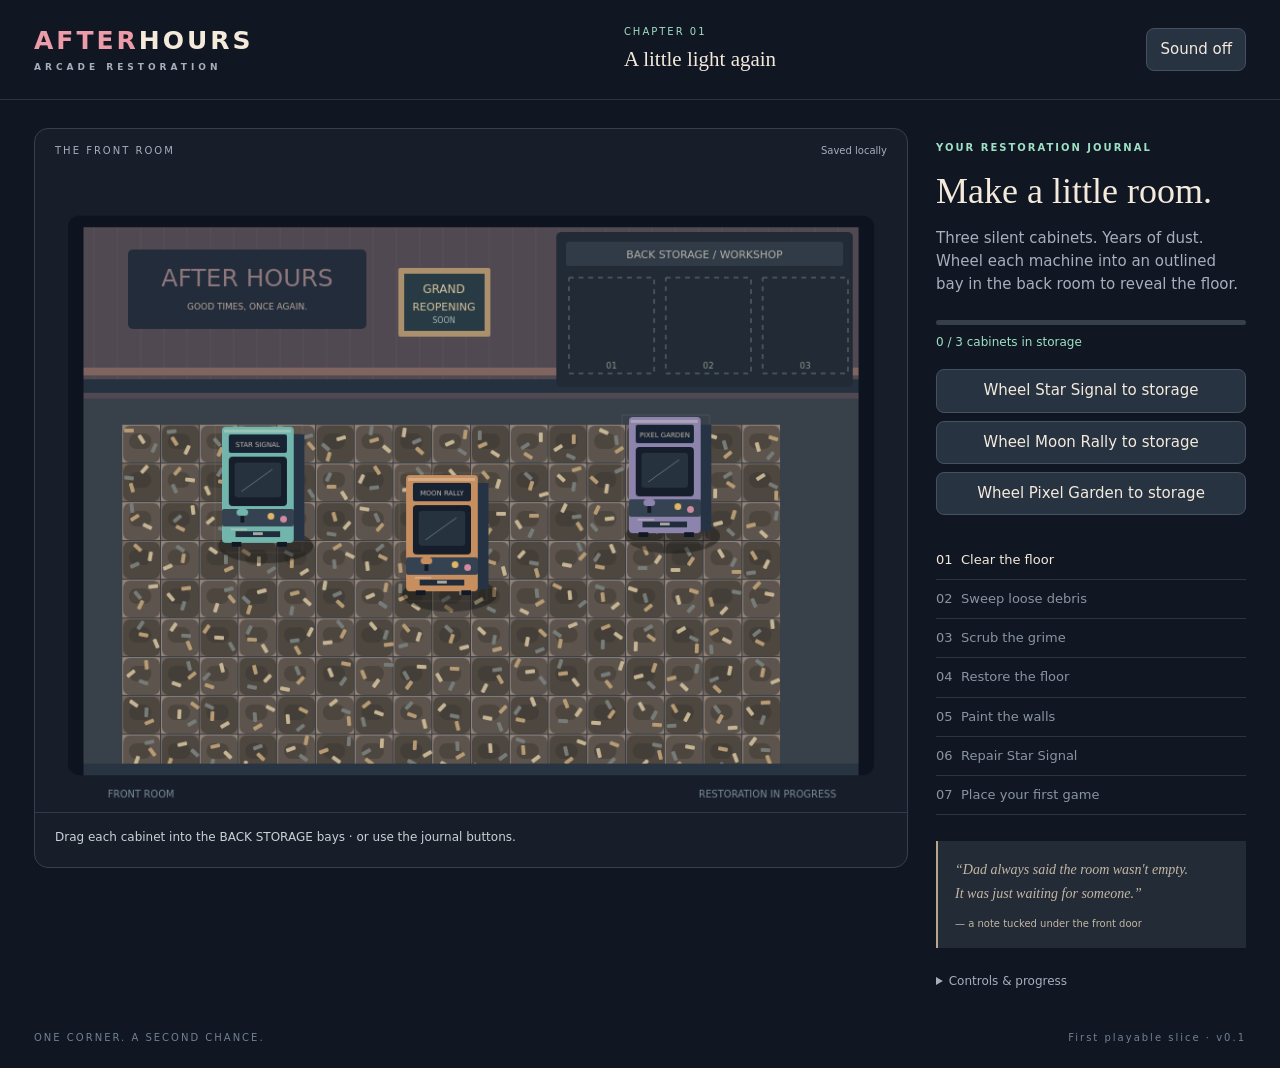
<file: prototypes/arcade/index.html>
<!doctype html>
<html lang="en"><head><meta charset="utf-8"><meta name="viewport" content="width=device-width,initial-scale=1"><meta name="theme-color" content="#171d2a"><title>After Hours — Arcade Restoration</title><link rel="stylesheet" href="style.css"></head>
<body><header><a class="brand" href="./">AFTER<span>HOURS</span><small>ARCADE RESTORATION</small></a><div class="chapter">CHAPTER 01 <span>A little light again</span></div><button id="sound" aria-pressed="false">Sound off</button></header>
<main><section class="room"><div class="roomtop"><span>THE FRONT ROOM</span><span id="save">Saved locally</span></div><canvas id="room" width="900" height="660" tabindex="0" aria-label="Arcade room. Drag cabinets to the outlined storage bays. Use arrow keys to move your tool and hold Space to work."></canvas><div class="hint" id="hint"></div><div id="toast" role="status"></div></section><aside><div class="eyebrow">YOUR RESTORATION JOURNAL</div><h1 id="title"></h1><p id="description"></p><div class="meter"><div id="progress"></div></div><div id="count"></div><div id="actions"></div><ol id="journal"></ol><div class="note" id="note">“Dad always said the room wasn't empty.<br>It was just waiting for someone.”<span>— a note tucked under the front door</span></div><details><summary>Controls & progress</summary><p>Mouse / touch: drag to move or clean.<br>Keyboard: arrows move the tool, hold Space to work. Cabinet buttons are also available.<br>Progress saves on this device.</p><button id="reset">Start a new restoration</button><div id="resetConfirm" hidden>Erase this room’s progress? <button id="confirmReset">Start over</button><button id="cancelReset">Keep my room</button></div></details></aside></main><footer>ONE CORNER. A SECOND CHANCE.<span>First playable slice · v0.1</span></footer>
<dialog id="repair"><button class="close" id="closeRepair" aria-label="Close repair">×</button><div class="eyebrow">WORKBENCH / STAR SIGNAL</div><h2>A broken connection.</h2><p>Rotate the six connectors. Join the pink input at the top left to the mint output at the bottom right. Every piece belongs to the path.</p><div class="circuit"><span>IN →</span><div id="wires"></div><span>→ OUT</span></div><p id="circuitStatus" role="status">The screen is dark. Let's follow the signal.</p><div class="row"><button id="testCircuit" class="primary">Test connection</button><button id="wireHint">Show a hint</button></div></dialog>
<dialog id="arcade"><button class="close" id="closeArcade" aria-label="Close arcade game">×</button><div class="eyebrow">A MACHINE YOU BROUGHT BACK TO LIFE</div><h2>STAR SIGNAL</h2><p>Catch the glowing stars. Move with your pointer or arrow keys. Collect 12 to light the constellation.</p><canvas id="minigame" width="540" height="360" tabindex="0" aria-label="Star Signal game. Move left and right with arrow keys to catch falling stars."></canvas><div class="row"><span id="gameStatus">Ready when you are.</span><button id="startGame" class="primary">Insert found token · Play</button></div></dialog>
<script src="game.js"></script></body></html>
</file>
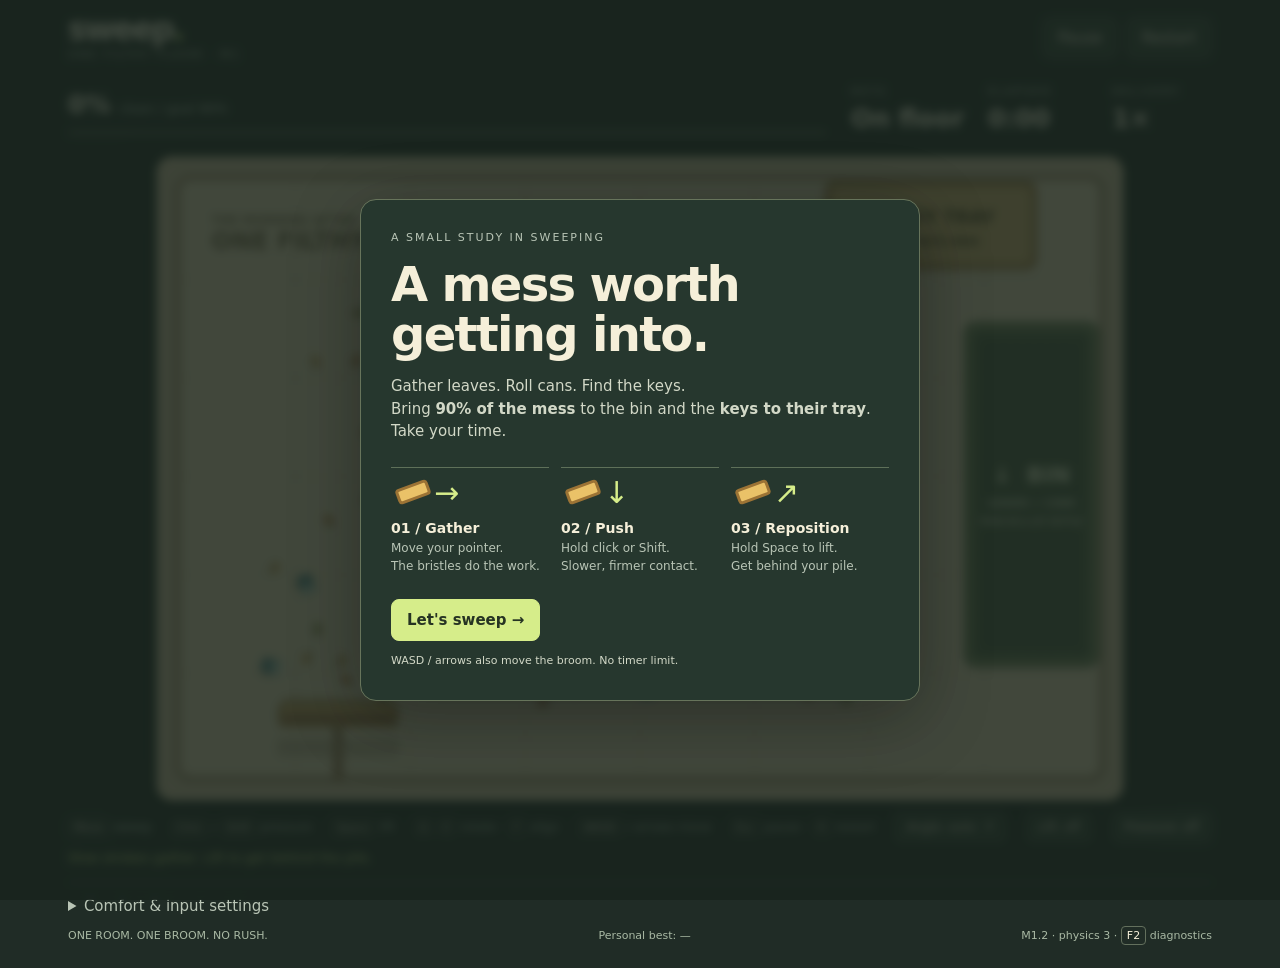
<file: prototypes/m1/index.html>
<!doctype html>
<html lang="en">
<head>
<meta charset="utf-8"><meta name="viewport" content="width=device-width,initial-scale=1">
<meta name="theme-color" content="#202c26"><title>Sweep — One filthy floor</title>
<style>
:root{color-scheme:dark;--bg:#202c26;--ink:#f5efd9;--muted:#b9c5b6;--lime:#d6ed8a;--line:#495548}*{box-sizing:border-box}body{margin:0;background:var(--bg);color:var(--ink);font:15px/1.5 system-ui,sans-serif}button,input{font:inherit}button{border:1px solid var(--line);border-radius:8px;padding:9px 15px;background:#304035;color:var(--ink);cursor:pointer}button:hover{background:#435643}button:focus-visible,input:focus-visible,summary:focus-visible{outline:3px solid #ffe295;outline-offset:3px}.primary{background:var(--lime);color:#263323;font-weight:750;border-color:var(--lime)}.primary:hover{background:#e8ffab}header{max-width:1200px;margin:auto;padding:20px 28px 12px;display:flex;align-items:center;justify-content:space-between;gap:16px}.brand{font-size:32px;font-weight:850;letter-spacing:-2px}.brand span{color:var(--lime)}.eyebrow{font-size:11px;letter-spacing:2px;text-transform:uppercase;color:var(--muted)}.header-actions{display:flex;gap:8px}main{max-width:1200px;margin:auto;padding:0 28px 24px}.dashboard{display:flex;align-items:center;gap:24px;padding:12px 0 18px}.clean{min-width:180px;flex:1}.metric{font-size:25px;font-weight:750;font-variant-numeric:tabular-nums}.metric small{font-size:13px;font-weight:400;color:var(--muted)}.bar{height:5px;background:#465346;border-radius:10px;margin-top:7px}.bar span{display:block;background:var(--lime);height:100%;border-radius:10px;transition:width .15s}.stat{min-width:100px}.stage{position:relative;max-width:1040px;margin:auto;border:1px solid #60705a;border-radius:16px;overflow:hidden;background:#dacdac;box-shadow:0 18px 60px #0003}canvas{width:100%;height:auto;display:block;touch-action:none;outline-offset:-5px;cursor:crosshair}.veil{position:absolute;inset:0;display:flex;align-items:center;justify-content:center;padding:20px;background:#18241dcc;backdrop-filter:blur(5px)}.veil[hidden]{display:none}.card{max-width:560px;width:100%;border:1px solid #67745b;border-radius:16px;background:#26372e;padding:30px;box-shadow:0 16px 70px #0005}.card h1{font-size:clamp(28px,4vw,48px);line-height:1.05;letter-spacing:-1.7px;margin:12px 0 16px}.card p{color:#d2d8c7;margin:12px 0}.steps{display:grid;grid-template-columns:repeat(3,1fr);gap:12px;margin:24px 0}.step{border-top:1px solid #5e7059;padding-top:12px;font-size:12px;color:var(--muted)}.step b{display:block;color:var(--ink);font-size:14px}.gesture{height:28px;position:relative;margin:0 0 10px}.gesture:before{content:"";position:absolute;left:5px;top:4px;width:28px;height:10px;background:#eac268;border:3px solid #9c7335;border-radius:4px;transform:rotate(-20deg)}.gesture:after{content:"→";position:absolute;left:43px;top:-10px;color:var(--lime);font-size:30px}.step:nth-child(2) .gesture:after{content:"↓"}.step:nth-child(3) .gesture:after{content:"↗"}.controls{display:flex;flex-wrap:wrap;align-items:center;gap:8px 18px;padding:17px 0 10px;color:var(--muted);font-size:12px}kbd{color:var(--ink);border:1px solid #63705d;padding:2px 5px;border-radius:4px;font:11px system-ui}#notice{min-height:24px;color:var(--lime);font-size:13px}details{border-top:1px solid var(--line);margin-top:10px;padding-top:12px}summary{cursor:pointer;color:var(--muted)}.settings{display:flex;flex-wrap:wrap;gap:14px 28px;padding:16px 0}.settings label{display:flex;align-items:center;gap:8px;font-size:13px}input{accent-color:var(--lime)}input[type=range]{width:100px}.foot{display:flex;justify-content:space-between;gap:14px;color:#a9b9a4;font-size:11px;padding-top:10px}.results{display:grid;grid-template-columns:1fr 1fr;gap:8px;margin:18px 0}.results div{padding:10px;background:#354739;border-radius:6px}.results b{display:block;font-size:22px}#debug{position:absolute;left:8px;bottom:8px;background:#101c16ee;color:#d6ed8a;white-space:pre;font:11px monospace;padding:8px;pointer-events:none}#debug:empty{display:none}@media(max-width:640px){header{padding:12px 14px}main{padding:0 12px 18px}.brand{font-size:27px}.eyebrow{letter-spacing:1px}.dashboard{gap:12px;padding:8px 0}.stat{min-width:60px}.clean{min-width:90px}.metric{font-size:18px}.metric small{font-size:10px}.card{padding:18px}.card h1{font-size:28px}.card p{font-size:12px}.steps{margin:12px 0;gap:8px}.gesture{display:none}.step{font-size:10px}.step b{font-size:12px}.veil{padding:10px}.header-actions button{padding:7px 10px}.foot{flex-direction:column;gap:3px}}@media(prefers-reduced-motion:reduce){.bar span{transition:none}}
.stage{max-width:min(1040px,calc((100svh - 255px)*1.5))}@media(max-width:640px){.stage{max-width:100%}.veil{position:fixed;z-index:10}.card{max-height:92svh;overflow:auto}}
header .brand{line-height:1.1}header{padding-top:12px;padding-bottom:8px}.controls{padding-top:10px;padding-bottom:5px}.controls button{padding:6px 12px}
.veil{position:fixed;z-index:10}.card{max-height:92svh;overflow:auto}
</style>
</head>
<body>
<header><div><div class="brand">sweep<span>.</span></div><div class="eyebrow">One filthy floor · M1</div></div><div class="header-actions"><button id="pause" disabled>Pause</button><button id="restart" disabled>Restart</button></div></header>
<main>
<div class="dashboard"><div class="clean"><div class="metric"><span id="clean">0</span>% <small>clean / goal 90%</small></div><div class="bar"><span id="progress" style="width:0%"></span></div></div><div class="stat"><div class="eyebrow">Keys</div><div id="keys" class="metric">On floor</div></div><div class="stat"><div class="eyebrow">Elapsed</div><div id="time" class="metric">0:00</div></div><div class="stat"><div class="eyebrow">Delivery</div><div id="combo" class="metric">1×</div></div></div>
<div class="stage"><canvas id="floor" width="960" height="640" tabindex="0" aria-label="Sweep floor. Move pointer or WASD to sweep. Shift presses, Space lifts, Q and E rotate. Deliver debris to the bin on the right and keys to the top tray."></canvas><div id="debug"></div>
<div id="overlay" class="veil"><section class="card" id="card" aria-labelledby="title"><div class="eyebrow">A small study in sweeping</div><h1 id="title">A mess worth<br>getting into.</h1><p>Gather leaves. Roll cans. Find the keys.<br>Bring <strong>90% of the mess</strong> to the bin and the <strong>keys to their tray</strong>. Take your time.</p><div class="steps"><div class="step"><div class="gesture"></div><b>01 / Gather</b>Move your pointer.<br>The bristles do the work.</div><div class="step"><div class="gesture"></div><b>02 / Push</b>Hold click or Shift.<br>Slower, firmer contact.</div><div class="step"><div class="gesture"></div><b>03 / Reposition</b>Hold Space to lift.<br>Get behind your pile.</div></div><button id="start" class="primary">Let's sweep →</button><p style="font-size:11px;margin-bottom:0">WASD / arrows also move the broom. No timer limit.</p></section></div></div>
<div class="controls"><span><kbd>Move</kbd> sweep</span><span><kbd>Click</kbd> / <kbd>Shift</kbd> pressure</span><span><kbd>Space</kbd> lift</span><span><kbd>Q</kbd> <kbd>E</kbd> rotate · <kbd>F</kbd> align</span><span><kbd>WASD</kbd> / arrows move</span><span><kbd>Esc</kbd> pause · <kbd>R</kbd> restart</span><button id="align">Angle: auto · F</button><button id="lift" aria-pressed="false">Lift: off</button><button id="pressure" aria-pressed="false">Pressure: off</button></div>
<div id="notice" role="status" aria-live="polite">Slow strokes gather. Lift to get behind the pile.</div>
<details id="options"><summary>Comfort & input settings</summary><div class="settings"><label>Response speed <input id="sensitivity" type="range" min="0.5" max="1.5" step="0.1" value="1"></label><label>Smoothing <input id="smoothing" type="range" min="0" max="0.12" step="0.01" value="0.03"></label><label><input id="togglePressure" type="checkbox">Toggle pressure key/click</label><label><input id="toggleLift" type="checkbox">Toggle lift key</label><label><input id="contrast" type="checkbox">High contrast</label><label><input id="quiet" type="checkbox">Mute sound</label><label><input id="reduced" type="checkbox">Reduce effects</label><label><input id="highlight" type="checkbox" checked>Highlight last debris</label><button id="recover">Return keys to floor</button><button id="resetLocal">Reset local settings & best</button></div></details>
<div class="foot"><span>ONE ROOM. ONE BROOM. NO RUSH.</span><span id="record">Personal best: —</span><span>M1.2 · physics 3 · <kbd>F2</kbd> diagnostics</span></div>
</main>
<script id="simulation">
'use strict';
// The simulation has no DOM, random clock, rendering or storage dependencies.
const SweepCore=(()=>{
const W=960,H=640,DT=1/120,BOUNDS={l:24,r:936,t:24,b:616},BIN={x:802,y:164,w:134,h:344},TRAY={x:664,y:24,w:210,h:88};
const clamp=(v,a,b)=>Math.max(a,Math.min(b,v));
function rng(seed){return()=>{seed=(Math.imul(seed,1664525)+1013904223)>>>0;return seed/4294967296;};}
class Hash{constructor(){this.cells=new Map();}insert(p){const key=Math.floor(p.x/32)+','+Math.floor(p.y/32);if(!this.cells.has(key))this.cells.set(key,[]);this.cells.get(key).push(p);}query(l,t,r,b){const out=[];for(let y=Math.floor(t/32);y<=Math.floor(b/32);y++)for(let x=Math.floor(l/32);x<=Math.floor(r/32);x++){const a=this.cells.get(x+','+y);if(a)out.push(...a);}return out;}}
function body(id,type,x,y){return{id,type,x,y,vx:0,vy:0,r:type==='can'?9:type==='keys'?11:5.5,weight:type==='can'?2:type==='keys'?0:1,drag:type==='can'?2.6:type==='keys'?9:11,angle:id*2.4,disposed:false,settle:0,group:null,touched:-100};}
function create(count=100){const random=rng(71421),pieces=[];for(let i=0;i<count;i++){const type=i<Math.round(count*.8)?'leaf':'can';let x,y,tries=0;do{x=105+random()*615;y=150+random()*397;tries++;}while(tries<80&&pieces.some(p=>Math.hypot(p.x-x,p.y-y)<p.r+(type==='can'?9:5.5)+2));pieces.push(body(i,type,x,y));}pieces.push(body(count,'keys',582,435));return{pieces,broom:{x:180,y:560,a:0,vx:0,vy:0,offset:0,autoAngle:0,av:0,headingX:180,headingY:560},time:0,total:pieces.reduce((s,p)=>s+p.weight,0),weight:0,disposed:0,recovered:false,score:0,strokes:0,group:null,idle:1,combo:1,maxCombo:1,complete:false,events:[],contacts:0,resets:0};}
function inZone(p,z){return p.x-p.r>=z.x&&p.x+p.r<=z.x+z.w&&p.y-p.r>=z.y&&p.y+p.r<=z.y+z.h;}
function contain(p){p.x=clamp(p.x,BOUNDS.l+p.r,BOUNDS.r-p.r);p.y=clamp(p.y,BOUNDS.t+p.r,BOUNDS.b-p.r);if(p.x<=BOUNDS.l+p.r&&p.vx<0||p.x>=BOUNDS.r-p.r&&p.vx>0)p.vx=0;if(p.y<=BOUNDS.t+p.r&&p.vy<0||p.y>=BOUNDS.b-p.r&&p.vy>0)p.vy=0;}
function recover(s){const p=s.pieces.find(p=>p.type==='keys');if(!p||p.disposed)return;p.x=730;p.y=127;p.prevX=p.x;p.prevY=p.y;p.vx=p.vy=p.settle=0;p.group=null;s.events.push({type:'reject'});}
function step(s,input,dt=DT){if(s.complete)return;s.events=[];s.time+=dt;const b=s.broom,old={x:b.x,y:b.y,a:b.a};b.prevX=b.x;b.prevY=b.y;b.prevA=b.a;for(const p of s.pieces){p.prevX=p.x;p.prevY=p.y;p.prevAngle=p.angle;}const cap=650*(input.sensitivity||1)*(input.pressure?.7:1),tau=input.smoothing??.03;
const dx=clamp(input.x??b.x,BOUNDS.l+8,BOUNDS.r-8)-b.x;
const dy=clamp(input.y??b.y,BOUNDS.t+8,BOUNDS.b-8)-b.y;
const len=Math.hypot(dx,dy),desiredSpeed=Math.min(cap,len/Math.max(dt,tau));
const desiredX=len>.001?dx/len*desiredSpeed:0,desiredY=len>.001?dy/len*desiredSpeed:0;
const changeX=desiredX-b.vx,changeY=desiredY-b.vy,change=Math.hypot(changeX,changeY);
const acceleration=12000*(input.pressure?.7:1),ramp=Math.min(1,acceleration*dt/Math.max(change,.001));
b.vx+=changeX*ramp;b.vy+=changeY*ramp;
// End at the cursor, without an inertial overshoot or drift on keyboard release.
if(len<.001){b.vx=b.vy=0;}else if(Math.hypot(b.vx,b.vy)*dt>=len){b.vx=dx/dt;b.vy=dy/dt;}
b.x+=b.vx*dt;b.y+=b.vy*dt;
b.x=clamp(b.x,BOUNDS.l+8,BOUNDS.r-8);b.y=clamp(b.y,BOUNDS.t+8,BOUNDS.b-8);
const speed=Math.hypot(b.vx,b.vy);
b.offset+=clamp(input.rotate||0,-1,1)*2.5*dt;b.offset=Math.atan2(Math.sin(2*b.offset),Math.cos(2*b.offset))/2;
// Use a short distance window so tiny pointer tremors do not whip the head around.
const hx=b.x-b.headingX,hy=b.y-b.headingY;
if(Math.hypot(hx,hy)>=2&&speed>12){b.autoAngle=Math.atan2(hy,hx)+Math.PI/2;b.headingX=b.x;b.headingY=b.y;}
const angle=b.autoAngle+b.offset;
const delta=Math.atan2(Math.sin(2*(angle-b.a)),Math.cos(2*(angle-b.a)))/2;
const desiredTurn=clamp(delta/.075,-7,7);
b.av+=clamp(desiredTurn-b.av,-70*dt,70*dt);
if(Math.abs(b.av*dt)>Math.abs(delta)){b.a+=delta;b.av=0;}else b.a+=b.av*dt;
const moving=speed>8||!!input.rotate;if(input.lift){s.group=null;s.idle=1;}else if(moving){if(!s.group){s.group={ids:new Set()};s.strokes++;}s.idle=0;}else{s.idle+=dt;if(s.idle>.35)s.group=null;}
for(const p of s.pieces){if(p.disposed)continue;p.vx*=Math.exp(-p.drag*dt);p.vy*=Math.exp(-p.drag*dt);p.x+=p.vx*dt;p.y+=p.vy*dt;p.angle+=p.vx*dt*.015;contain(p);}
if(!input.lift){const hash=new Hash();for(const p of s.pieces)if(!p.disposed)hash.insert(p);const reach=76,candidates=hash.query(Math.min(old.x,b.x)-reach,Math.min(old.y,b.y)-reach,Math.max(old.x,b.x)+reach,Math.max(old.y,b.y)+reach);const steps=Math.max(1,Math.ceil((Math.hypot(b.x-old.x,b.y-old.y)+56*Math.abs(b.a-old.a))/3));for(let k=1;k<=steps;k++){const t=k/steps,cx=old.x+(b.x-old.x)*t,cy=old.y+(b.y-old.y)*t,a=old.a+(b.a-old.a)*t,ax=Math.cos(a),ay=Math.sin(a);for(const p of candidates){const along=clamp((p.x-cx)*ax+(p.y-cy)*ay,-56,56),px=cx+ax*along,py=cy+ay*along;let nx=p.x-px,ny=p.y-py,d=Math.hypot(nx,ny),r=p.r+7;if(d>=r)continue;if(d<.0001){nx=-ay;ny=ax;d=1;}else{nx/=d;ny/=d;}const depth=r-(d===1&&p.x===px&&p.y===py?0:d);p.x+=nx*depth;p.y+=ny*depth;const angular=(b.a-old.a)/dt,cvx=b.vx-ay*along*angular,cvy=b.vy+ax*along*angular,normal=cvx*nx+cvy*ny,existing=p.vx*nx+p.vy*ny,gain=input.pressure?1.5:1,impulse=Math.max(0,Math.min(520,normal*.8*gain)-existing);p.vx+=nx*impulse;p.vy+=ny*impulse;if(input.pressure){const tangent=-p.vx*ny+p.vy*nx;p.vx+=ny*tangent*.16;p.vy-=nx*tangent*.16;}const v=Math.hypot(p.vx,p.vy);if(v>520){p.vx*=520/v;p.vy*=520/v;}contain(p);if(moving&&s.group&&p.weight>0){s.group.ids.add(p.id);p.group=s.group;p.touched=s.time;s.contacts++;}}}}
// Rebuild the uniform grid per solver pass: clusters transfer through actual contact only.
for(let iter=0;iter<4;iter++){const hash=new Hash();for(const p of s.pieces)if(!p.disposed)hash.insert(p);for(const p of s.pieces){if(p.disposed)continue;for(const q of hash.query(p.x-23,p.y-23,p.x+23,p.y+23)){if(q.id<=p.id)continue;let dx=q.x-p.x,dy=q.y-p.y,d=Math.hypot(dx,dy),r=p.r+q.r;if(d>=r)continue;if(d<.001){dx=1;dy=0;d=1;}const nx=dx/d,ny=dy/d,correction=(r-d)*.5;p.x-=nx*correction;p.y-=ny*correction;q.x+=nx*correction;q.y+=ny*correction;const relative=(q.vx-p.vx)*nx+(q.vy-p.vy)*ny;if(relative<0){const impulse=-relative*.48;p.vx-=nx*impulse;p.vy-=ny*impulse;q.vx+=nx*impulse;q.vy+=ny*impulse;}contain(p);contain(q);}}}
for(const p of s.pieces){if(p.disposed)continue;contain(p);const eligible=inZone(p,p.type==='keys'?TRAY:BIN);if(p.type==='keys'&&inZone(p,BIN)){recover(s);continue;}p.settle=eligible&&Math.hypot(p.vx,p.vy)<28?p.settle+dt:0;if(p.settle+1e-9>=.3){p.disposed=true;p.vx=p.vy=0;if(p.type==='keys'){s.recovered=true;s.score+=100;s.events.push({type:'keys'});}else{s.disposed++;s.weight+=p.weight;const combo=p.group&&s.time-p.touched<=2?clamp(1+Math.floor(p.group.ids.size/5),1,5):1;s.combo=combo;s.maxCombo=Math.max(s.maxCombo,combo);s.score+=10*combo;s.events.push({type:'dispose',x:p.x,y:p.y,combo});}}}
s.complete=s.weight>=s.total*.9&&s.recovered;
}
return{W,H,DT,BOUNDS,BIN,TRAY,create,step,body,clamp,inZone,recover};
})();
if(typeof module!=='undefined')module.exports=SweepCore;
</script>
<script id="presentation">
(()=>{'use strict';const $=id=>document.getElementById(id),C=SweepCore,canvas=$('floor'),ctx=canvas.getContext('2d');let s=C.create(),mode='start',held=new Set(),pointer={x:180,y:560,inside:false},pressed=false,lifted=false,pressureLatch=false,liftLatch=false,debug=false,acc=0,last=0,frameCost=0,simCost=0,effects=[],audio=null,lastSound=0,best=null,keyboardMode=false,frameSamples=[],costSamples=[],metrics={fps:0,p95:0};
const defaults={sensitivity:1,smoothing:.03,togglePressure:false,toggleLift:false,contrast:false,quiet:false,reduced:matchMedia('(prefers-reduced-motion: reduce)').matches,highlight:true};let settings={...defaults};const STORE='sweep.m1.physics3.v1';let storageOK=true;
try{const current=JSON.parse(localStorage.getItem(STORE)||'null');const data=current||JSON.parse(localStorage.getItem('sweep.m1.physics2.v1')||'null');if(data){for(const k in defaults){if(typeof data.settings?.[k]===typeof defaults[k])settings[k]=data.settings[k];}settings.sensitivity=C.clamp(settings.sensitivity,.5,1.5);settings.smoothing=C.clamp(settings.smoothing,0,.12);if(current&&Number.isFinite(data.best)&&data.best>0)best=data.best;}}catch{storageOK=false;}
function save(){try{localStorage.setItem(STORE,JSON.stringify({settings,best}));storageOK=true;}catch{storageOK=false;}record();}
function record(){$('record').textContent=(best?'Personal best: '+clock(best):'Personal best: —')+(storageOK?'':' · memory only');}function clock(t){return Math.floor(t/60)+':'+String(Math.floor(t%60)).padStart(2,'0');}
function syncSettings(){for(const k in defaults){const el=$(k);if(el.type==='checkbox')el.checked=settings[k];else el.value=settings[k];}record();}syncSettings();for(const k in defaults)$(k).addEventListener('input',()=>{settings[k]=$(k).type==='checkbox'?$(k).checked:Number($(k).value);save();});
function clearInput(){keyboardMode=false;held.clear();pressed=false;lifted=false;pressureLatch=false;liftLatch=false;pointer={x:s.broom.x,y:s.broom.y,inside:false};buttons();}function buttons(){$('lift').textContent='Lift: '+(liftLatch?'on':'off');$('lift').setAttribute('aria-pressed',liftLatch);$('pressure').textContent='Pressure: '+(pressureLatch?'on':'off');$('pressure').setAttribute('aria-pressed',pressureLatch);}
function sound(type){if(settings.quiet)return;try{if(!audio)audio=new(window.AudioContext||window.webkitAudioContext)();if(audio.state==='suspended')audio.resume();if(audio.currentTime-lastSound<.065)return;lastSound=audio.currentTime;const o=audio.createOscillator(),g=audio.createGain();o.type=type==='scrape'?'triangle':'sine';const f=type==='keys'?880:type==='dispose'?440:90;o.frequency.setValueAtTime(f,audio.currentTime);o.frequency.exponentialRampToValueAtTime(f*.65,audio.currentTime+.09);g.gain.setValueAtTime(type==='scrape'?.012:.055,audio.currentTime);g.gain.exponentialRampToValueAtTime(.001,audio.currentTime+.12);o.connect(g);g.connect(audio.destination);o.start();o.stop(audio.currentTime+.13);}catch{}}
function start(){s=C.create();mode='play';acc=0;effects=[];clearInput();$('overlay').hidden=true;$('pause').disabled=false;$('restart').disabled=false;$('pause').textContent='Pause';$('notice').textContent='Slow strokes gather. Lift to get behind the pile.';$('options').open=false;canvas.focus({preventScroll:true});sound('start');}
function pause(){if(mode!=='play')return;mode='pause';acc=0;clearInput();$('overlay').hidden=false;$('card').innerHTML='<div class="eyebrow">Take your time</div><h1 id="title">Broom break.</h1><p>Your floor is right where you left it.</p><button id="resume" class="primary">Keep sweeping →</button>';$('resume').onclick=resume;$('resume').focus();$('pause').textContent='Resume';}
function resume(){if(mode!=='pause')return;clearInput();mode='play';acc=0;last=performance.now();$('overlay').hidden=true;$('pause').textContent='Pause';canvas.focus({preventScroll:true});}
function finish(){mode='result';clearInput();if(best===null||s.time<best){best=s.time;save();}$('overlay').hidden=false;$('pause').disabled=true;$('card').innerHTML='<div class="eyebrow">Keys safe. Floor saved.</div><h1 id="title">That’s better.</h1><p>A little order, made by hand.</p><div class="results"><div><b>'+Math.floor(s.weight/s.total*100)+'%</b>clean · '+s.disposed+' pieces</div><div><b>'+clock(s.time)+'</b>elapsed · no time bonus</div><div><b>'+s.strokes+'</b>grounded strokes</div><div><b>'+s.score+'</b>points · best delivery '+s.maxCombo+'×</div></div><p style="font-size:12px">Keys recovered ✓ · '+(s.disposed/Math.max(1,s.strokes)).toFixed(1)+' pieces per stroke. Try a slower, tighter pile next time.</p><button id="again" class="primary">Make a mess again →</button>';$('again').onclick=start;$('again').focus();$('notice').textContent='Cleanup complete. Same mess, another route?';sound('keys');}
function align(){if(mode!=='play')return;clearInput();s.broom.offset=0;$('notice').textContent='Broom controls reset. Your cleanup is unchanged.';canvas.focus({preventScroll:true});}
$('align').onclick=align;
$('start').onclick=start;$('restart').onclick=start;$('pause').onclick=()=>mode==='pause'?resume():pause();$('lift').onclick=()=>{if(mode==='play'){liftLatch=!liftLatch;buttons();canvas.focus({preventScroll:true});}};$('pressure').onclick=()=>{if(mode==='play'){pressureLatch=!pressureLatch;buttons();canvas.focus({preventScroll:true});}};$('recover').onclick=()=>{if(mode==='play'&&!s.recovered){C.recover(s);$('notice').textContent='Keys returned below their tray. Push them upward into it.';}};$('resetLocal').onclick=()=>{settings={...defaults};best=null;try{localStorage.setItem(STORE,JSON.stringify({settings,best}));storageOK=true;}catch{storageOK=false;}syncSettings();$('notice').textContent='Local settings and personal best reset.';};
function eventPoint(e){if(e.isPrimary===false)return;
// A deliberate mouse move takes ownership; old keyboard commands cannot fight it.
if(keyboardMode){held.clear();pressureLatch=false;liftLatch=false;s.broom.offset=0;buttons();$('notice').textContent='Mouse control restored. Keyboard movement, lift and angle released.';}
keyboardMode=false;if(!settings.togglePressure&&Number.isInteger(e.buttons))pressed=!!(e.buttons&1);const r=canvas.getBoundingClientRect();if(e.clientX<r.left||e.clientX>r.right||e.clientY<r.top||e.clientY>r.bottom){pointer.inside=false;pressed=false;return;}pointer.x=C.clamp((e.clientX-r.left)/r.width*C.W,24,936);pointer.y=C.clamp((e.clientY-r.top)/r.height*C.H,24,616);pointer.inside=true;}
canvas.addEventListener('pointermove',e=>{if(mode==='play')eventPoint(e);});canvas.addEventListener('pointerdown',e=>{if(mode!=='play'||e.button!==0||e.isPrimary===false)return;eventPoint(e);canvas.focus({preventScroll:true});canvas.setPointerCapture(e.pointerId);if(settings.togglePressure){pressureLatch=!pressureLatch;buttons();}else pressed=true;});const releasePressure=()=>{pressed=false;};window.addEventListener('pointerup',releasePressure);canvas.addEventListener('lostpointercapture',releasePressure);canvas.addEventListener('pointerup',e=>{pressed=false;if(e.pointerType==='touch')pointer.inside=false;});canvas.addEventListener('pointercancel',()=>{pressed=false;pointer.inside=false;});canvas.addEventListener('pointerleave',()=>{pressed=false;pointer.inside=false;pointer.x=s.broom.x;pointer.y=s.broom.y;});canvas.addEventListener('wheel',e=>{if(mode!=='play')return;e.preventDefault(); // Scroll gestures must never change future broom steering.
},{passive:false});canvas.addEventListener('contextmenu',e=>e.preventDefault());
const keys=['w','a','s','d','arrowup','arrowdown','arrowleft','arrowright','q','e','shift',' ','r','f','escape','f2'];window.addEventListener('keydown',e=>{if(/INPUT|SUMMARY/.test(e.target.tagName))return;const k=e.key.toLowerCase();if(!keys.includes(k))return;e.preventDefault();if(e.repeat)return;if(k==='f2'){debug=!debug;return;}if(k==='escape'){mode==='play'?pause():resume();return;}if(k==='r'&&mode!=='start'){start();return;}if(mode!=='play')return;if(k==='f'){align();return;}held.add(k);if(['w','a','s','d','arrowup','arrowdown','arrowleft','arrowright'].includes(k))keyboardMode=true;if(k==='shift'&&settings.togglePressure){pressureLatch=!pressureLatch;buttons();}if(k===' '&&settings.toggleLift){liftLatch=!liftLatch;buttons();}});window.addEventListener('keyup',e=>held.delete(e.key.toLowerCase()));window.addEventListener('blur',pause);document.addEventListener('visibilitychange',()=>{if(document.hidden)pause();});
// Reading controls is side-effect free; rendering cannot overwrite pointer targets.
function input(){
  const kx=(held.has('d')||held.has('arrowright')?1:0)-(held.has('a')||held.has('arrowleft')?1:0);
  const ky=(held.has('s')||held.has('arrowdown')?1:0)-(held.has('w')||held.has('arrowup')?1:0);
  const keyboard=!!(kx||ky),distance=Math.hypot(kx,ky)||1;
  const travel=280*Math.max(C.DT,settings.smoothing);
  const pointerActive=!keyboardMode&&pointer.inside;
  return {
    x:keyboard?s.broom.x+kx/distance*travel:pointerActive?pointer.x:s.broom.x,
    y:keyboard?s.broom.y+ky/distance*travel:pointerActive?pointer.y:s.broom.y,
    pressure:pressed||pressureLatch||(!settings.togglePressure&&held.has('shift')),
    lift:liftLatch||(!settings.toggleLift&&held.has(' '))||(!pointer.inside&&!keyboardMode&&!keyboard),
    rotate:(held.has('e')?1:0)-(held.has('q')?1:0),
    sensitivity:settings.sensitivity,smoothing:settings.smoothing
  };
}
function round(x,y,w,h,r,fill,stroke){ctx.beginPath();ctx.roundRect(x,y,w,h,r);if(fill){ctx.fillStyle=fill;ctx.fill();}if(stroke){ctx.strokeStyle=stroke;ctx.stroke();}}function text(str,x,y,size,color,align='left'){ctx.fillStyle=color;ctx.font='600 '+size+'px system-ui';ctx.textAlign=align;ctx.fillText(str,x,y);}
// Render between the last two fixed steps; contact/scoring still use exact physics.
function pose(p,alpha){return {...p,x:(p.prevX??p.x)+(p.x-(p.prevX??p.x))*alpha,y:(p.prevY??p.y)+(p.y-(p.prevY??p.y))*alpha,a:(p.prevA??p.a)+(p.a-(p.prevA??p.a))*alpha,angle:(p.prevAngle??p.angle)+(p.angle-(p.prevAngle??p.angle))*alpha};}
function render(){const alpha=mode==='play'?C.clamp(acc/C.DT,0,1):1;const high=settings.contrast;ctx.clearRect(0,0,960,640);ctx.fillStyle=high?'#f5e9c9':'#cfbf9e';ctx.fillRect(0,0,960,640);round(17,17,926,606,16,'#ab9877');round(24,24,912,592,10,high?'#f9edcf':'#e4d6b5');ctx.strokeStyle=high?'#d4c5a1':'#d4c39f';ctx.lineWidth=1;for(let x=24;x<936;x+=114){ctx.beginPath();ctx.moveTo(x,24);ctx.lineTo(x,616);ctx.stroke();}for(let y=24;y<616;y+=98){ctx.beginPath();ctx.moveTo(24,y);ctx.lineTo(936,y);ctx.stroke();}text('THE MORNING AFTER',54,67,12,'#817252');text('ONE FILTHY FLOOR',54,92,24,'#766444');
const z=C.BIN;round(z.x,z.y,z.w,z.h,12,'#74845b','#45583f');round(z.x+9,z.y+10,z.w-18,z.h-20,7,'#475b40');ctx.setLineDash([6,6]);round(z.x+14,z.y+16,z.w-28,z.h-32,5,null,'#bdd08b');ctx.setLineDash([]);text('↓  BIN',z.x+z.w/2,z.y+z.h/2-12,22,'#e4ecc8','center');text('LEAVES + CANS',z.x+z.w/2,z.y+z.h/2+12,10,'#ced7b8','center');text('PUSH IN & LET SETTLE',z.x+z.w/2,z.y+z.h/2+30,8,'#ced7b8','center');
const t=C.TRAY;round(t.x,t.y,t.w,t.h,10,'#b18b50','#816232');round(t.x+6,t.y+6,t.w-12,t.h-12,7,'#d5b573');text(s.recovered?'✓  KEYS SAFE':'⚿  KEY TRAY',t.x+t.w/2,t.y+42,18,'#514324','center');text(s.recovered?'NICE SAVE':'PUSH KEYS HERE',t.x+t.w/2,t.y+64,10,'#514324','center');
if(s.weight/s.total>=.75&&settings.highlight){for(const body of s.pieces){const p=pose(body,alpha);if(p.disposed)continue;ctx.beginPath();ctx.arc(p.x,p.y,p.r+7,0,Math.PI*2);ctx.strokeStyle=p.type==='keys'?'#835112':'#7a5330';ctx.lineWidth=2;ctx.stroke();}}
for(const body of s.pieces){const p=pose(body,alpha);if(p.disposed)continue;ctx.save();ctx.translate(p.x,p.y);ctx.rotate(p.angle);ctx.fillStyle='#62573733';ctx.beginPath();ctx.ellipse(2,3,p.r+2,p.r*.8,0,0,Math.PI*2);ctx.fill();if(p.type==='leaf'){ctx.fillStyle=high?'#752c12':['#b77036','#9e5930','#be9248','#7d833d'][p.id%4];ctx.beginPath();ctx.moveTo(-7,0);ctx.quadraticCurveTo(-2,-8,7,0);ctx.quadraticCurveTo(2,7,-7,0);ctx.fill();ctx.strokeStyle='#e1b16b';ctx.lineWidth=1;ctx.beginPath();ctx.moveTo(-5,0);ctx.lineTo(6,0);ctx.stroke();}else if(p.type==='can'){round(-7,-10,14,20,4,high?'#174f60':'#59888a','#305c62');ctx.fillStyle='#b8d2c1';ctx.fillRect(-7,-5,14,4);ctx.beginPath();ctx.ellipse(0,-8,6,2.5,0,0,7);ctx.fillStyle='#d6dac4';ctx.fill();}else{ctx.strokeStyle=high?'#291706':'#68491c';ctx.lineWidth=3;ctx.beginPath();ctx.arc(-3,-2,6,0,7);ctx.moveTo(1,2);ctx.lineTo(10,10);ctx.lineTo(13,7);ctx.moveTo(2,4);ctx.lineTo(3,14);ctx.lineTo(7,14);ctx.stroke();ctx.strokeStyle='#fff0a3';ctx.lineWidth=1;ctx.stroke();}ctx.restore();}
const key=pose(s.pieces.find(p=>p.type==='keys'),alpha);if(!key.disposed){text('KEYS',key.x,key.y-22,10,'#694819','center');}
const b=pose(s.broom,alpha),i=input(),lift=i.lift||mode!=='play';ctx.save();ctx.translate(b.x,b.y);ctx.rotate(b.a);round(-61,4+(lift?14:0),122,19,5,'#58462933');ctx.translate(0,lift?-7:0);ctx.strokeStyle='#846244';ctx.lineWidth=9;ctx.beginPath();ctx.moveTo(0,0);ctx.lineTo(0,69);ctx.stroke();ctx.strokeStyle='#c7a477';ctx.lineWidth=3;ctx.stroke();round(-58,-8,116,21,4,i.pressure?'#cf9e47':'#dbb56b','#8f6833');for(let x=-53;x<=53;x+=5){ctx.strokeStyle=i.pressure?'#8b632c':'#a48042';ctx.lineWidth=2;ctx.beginPath();ctx.moveTo(x,-6);ctx.lineTo(x+(i.pressure?2:0),-13-(i.pressure?0:3));ctx.stroke();}round(-55,1,110,8,3,'#976743');ctx.restore();text(lift?'LIFTED':i.pressure?'FIRM':'SWEEP',b.x,b.y+94,10,'#665437','center');
if(!settings.reduced)for(const fx of effects){ctx.globalAlpha=Math.max(0,fx.life);text('+'+fx.combo+'×',fx.x,fx.y-(1-fx.life)*24,16,'#34452b','center');}ctx.globalAlpha=1;
$('align').textContent=Math.abs(s.broom.offset)<.01?'Angle: auto · F':'Angle: '+Math.round(s.broom.offset*180/Math.PI)+'° · F resets';
$('clean').textContent=Math.floor(s.weight/s.total*100);$('progress').style.width=s.weight/s.total*100+'%';$('keys').textContent=s.recovered?'Safe ✓':'On floor';$('time').textContent=clock(s.time);$('combo').textContent=s.combo+'×';$('debug').textContent=debug?'physics 3 / fixed 120 Hz\n'+metrics.fps.toFixed(1)+' rendered FPS · p95 '+metrics.p95.toFixed(2)+' ms\nframe '+frameCost.toFixed(2)+' ms · sim '+simCost.toFixed(2)+' ms\nt '+s.time.toFixed(3)+' · bodies '+s.pieces.filter(p=>!p.disposed).length+'\nbroom '+Math.hypot(b.vx,b.vy).toFixed(1)+' u/s · angle '+b.a.toFixed(2)+' · offset '+(b.offset*180/Math.PI).toFixed(0)+'°'+ '\ninput '+(keyboardMode?'keyboard':'pointer')+' · '+(i.lift?'lifted':i.pressure?'pressure':'sweep')+'\ncontacts '+s.contacts+' · strokes '+s.strokes+'\nstate '+mode+' · accumulator '+acc.toFixed(4)+'\nviewport '+innerWidth+'×'+innerHeight+' · canvas '+canvas.clientWidth+'×'+canvas.clientHeight+'\n'+navigator.userAgent.match(/(?:Chrome|Firefox|Version)\/[\d.]+/)?.[0]:'';
}
function frame(now){const begin=performance.now(),elapsed=Math.min(.25,Math.max(0,(now-last)/1000));last=now;let startSim=performance.now();if(mode==='play'){acc+=elapsed;let steps=0;while(acc>=C.DT&&steps<8){const before=s.contacts;C.step(s,input());if(s.contacts>before)sound('scrape');for(const e of s.events){if(e.type==='dispose'){effects.push({...e,life:1});sound('dispose');}if(e.type==='keys'){$('notice').textContent='Keys safe. Now finish the floor.';sound('keys');}if(e.type==='reject')$('notice').textContent='Those are keys! Returned just below their tray.';}effects=effects.filter(e=>(e.life-=C.DT)>0).slice(-20);acc-=C.DT;steps++;if(s.complete){finish();break;}}if(steps===8)acc%=C.DT;}else acc=0;simCost=performance.now()-startSim;render();frameCost=performance.now()-begin;if(mode==='play'&&elapsed>0){frameSamples.push(elapsed);costSamples.push(frameCost);if(frameSamples.length>=120){metrics.fps=120/frameSamples.reduce((a,b)=>a+b,0);metrics.p95=costSamples.sort((a,b)=>a-b)[114];frameSamples=[];costSamples=[];}}requestAnimationFrame(frame);}requestAnimationFrame(frame);
})();
</script>
</body></html>
</file>
<file: prototypes/arcade/style.css>
:root{color-scheme:dark;--bg:#111722;--panel:#1c2431;--ink:#f4eadc;--muted:#a6afbd;--mint:#9ee0c3;--pink:#ec9ba8}*{box-sizing:border-box}body{margin:0;background:var(--bg);color:var(--ink);font:15px/1.55 system-ui,sans-serif}button,a,summary{touch-action:manipulation}button{font:inherit;border:1px solid #455160;background:#283342;color:var(--ink);border-radius:8px;padding:9px 13px;cursor:pointer}button:hover{border-color:var(--mint);background:#344557}button:focus-visible,canvas:focus-visible,summary:focus-visible{outline:3px solid var(--mint);outline-offset:4px}button:disabled{opacity:.45;cursor:default}.primary{background:var(--mint);color:#142d29;border-color:var(--mint);font-weight:750}header{max-width:1450px;margin:auto;padding:24px 34px;display:flex;align-items:center;justify-content:space-between;border-bottom:1px solid #2b3441}.brand{text-decoration:none;color:var(--pink);font-weight:900;letter-spacing:3px;font-size:25px;line-height:1}.brand span{color:var(--ink)}.brand small{display:block;font-size:9px;letter-spacing:4px;color:var(--muted);margin-top:10px}.chapter{font-size:10px;letter-spacing:2px;color:var(--mint)}.chapter span{display:block;font-family:Georgia,serif;font-size:21px;letter-spacing:0;color:var(--ink);margin-top:3px}main{max-width:1450px;margin:28px auto;display:grid;grid-template-columns:minmax(0,1fr) 310px;gap:28px;padding:0 34px}.room{position:relative;align-self:start;background:#171e2a;border:1px solid #36404e;border-radius:14px;overflow:hidden}.roomtop{display:flex;justify-content:space-between;padding:14px 20px;font-size:10px;letter-spacing:2px;color:var(--muted)}#save{letter-spacing:0}#room{display:block;width:100%;aspect-ratio:900/660;touch-action:none}.hint{min-height:55px;padding:15px 20px;border-top:1px solid #303a49;font-size:12px;color:#ccd0d5}#toast{position:absolute;bottom:75px;left:50%;transform:translateX(-50%);width:max-content;max-width:85%;padding:10px 18px;background:#e7d6b7;color:#282d32;border-radius:9px;opacity:0;transition:opacity .2s;pointer-events:none;font-size:13px}aside{padding:12px 0}.eyebrow{font-size:10px;letter-spacing:2px;color:var(--mint);font-weight:750}h1,h2{font-family:Georgia,serif;font-weight:400;line-height:1.15;font-size:36px;margin:15px 0}p{color:var(--muted)}.meter{height:5px;background:#36404b;border-radius:6px;overflow:hidden;margin-top:23px}.meter div{height:100%;background:var(--mint);transition:width .2s}#count{color:var(--mint);font-size:12px;margin:8px 0 18px}#actions{display:grid;gap:8px}.row{display:flex;gap:10px;align-items:center;justify-content:space-between}.swatches{display:flex;flex-wrap:wrap;gap:7px}.swatches button{font-size:11px;padding:8px;border-bottom:4px solid var(--swatch)}.swatches button[aria-pressed=true]{outline:2px solid var(--mint)}label{font-size:12px;color:var(--muted);display:block;margin:8px 0}ol{list-style:none;padding:0;margin:26px 0}li{font-size:13px;padding:9px 0;color:#8994a2;border-bottom:1px solid #2b3542}li.current{color:var(--ink)}li.done{color:var(--mint)}li span{display:inline-block;width:25px}.note{background:#232b36;padding:17px;border-left:2px solid #b9a788;font:italic 14px/1.7 Georgia,serif;color:#c4b7a5}.note span{display:block;font:10px/1.5 system-ui;margin-top:10px}details{font-size:12px;color:var(--muted);margin-top:24px}details button{font-size:12px;margin:5px 0}footer{max-width:1450px;margin:0 auto;padding:0 34px 22px;display:flex;justify-content:space-between;color:#718092;font-size:10px;letter-spacing:2px}dialog{border:1px solid #53616f;border-radius:16px;background:#1c2532;color:var(--ink);padding:32px;width:600px;max-width:95vw;box-shadow:0 30px 100px #0008}dialog::backdrop{background:#090e18dd;backdrop-filter:blur(5px)}.close{position:absolute;right:12px;top:12px;font-size:22px;padding:0 10px}.circuit{display:flex;align-items:center;gap:12px;color:var(--pink);font-size:12px}.circuit>span:last-child{align-self:flex-end;margin-bottom:40px;color:var(--mint)}#wires{display:grid;grid-template-columns:repeat(3,1fr);gap:6px;flex:1}#wires button{padding:0;aspect-ratio:1;background:#111b27}#wires svg{width:100%;height:100%;display:block}#minigame{width:100%;background:#0d1427;border:5px solid #3a475c;border-radius:14px;touch-action:none}#gameStatus{font-size:12px;color:var(--mint)}@media(max-width:950px){main{grid-template-columns:1fr;padding:0 18px;gap:12px;margin-top:18px}aside{display:grid;grid-template-columns:1fr 1fr;gap:0 22px}aside>.eyebrow,aside>h1,aside>p,aside>.meter,aside>#count,aside>#actions{grid-column:1}#journal{grid-column:2;grid-row:2/7}.note,details{grid-column:1/-1}.chapter{display:none}header{padding:20px}footer{padding:0 20px 20px}}@media(max-width:540px){aside{display:block}h1{font-size:30px}.brand{font-size:21px}footer{letter-spacing:0}.roomtop{padding:10px;font-size:9px}.hint{padding:10px;min-height:52px}.circuit{gap:5px}dialog{padding:23px 18px}.row{flex-wrap:wrap}}
@media(min-width:951px){main{grid-template-columns:minmax(0,min(calc((100vh - 245px)*1.3636),100%)) 310px;justify-content:center}}
.circuit>span:first-child{align-self:flex-start;margin-top:40px}
.primary:hover{background:#b9efd8;color:#142d29}
</file>
